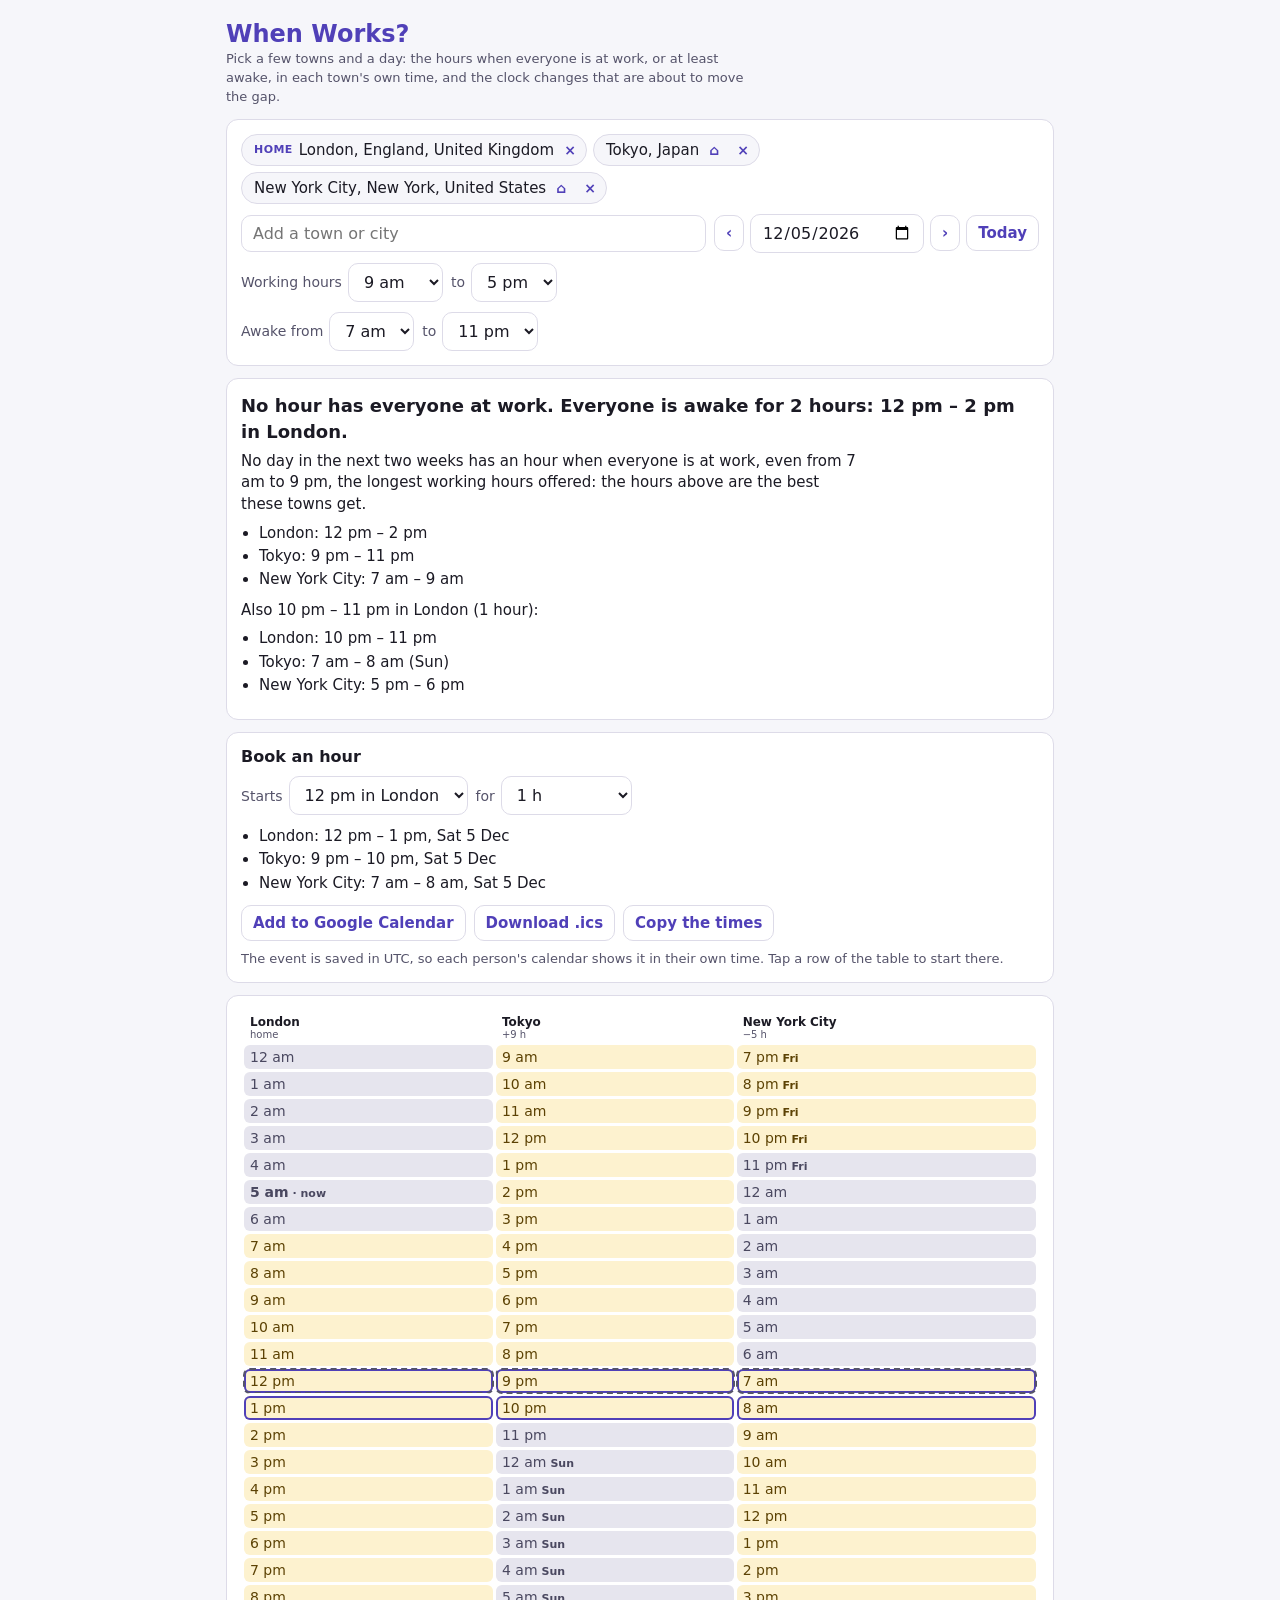
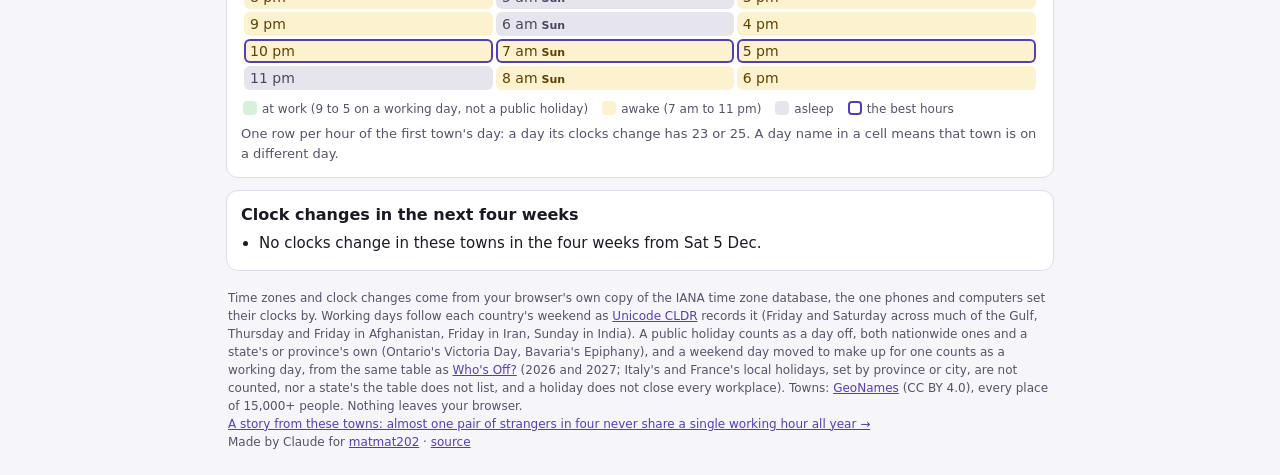
<file: index.html>
<!doctype html>
<html lang="en">
<head>
<meta charset="utf-8">
<meta name="viewport" content="width=device-width,initial-scale=1">
<title>When Works? · the hours when everyone is awake, across time zones</title>
<link rel="icon" href="data:image/svg+xml,%3Csvg xmlns='http://www.w3.org/2000/svg' viewBox='0 0 32 32'%3E%3Crect width='32' height='32' rx='6' fill='%235b4fc4'/%3E%3Crect x='6' y='7' width='5' height='18' rx='2' fill='%23fff' opacity='.55'/%3E%3Crect x='13.5' y='7' width='5' height='18' rx='2' fill='%23fff' opacity='.55'/%3E%3Crect x='21' y='7' width='5' height='18' rx='2' fill='%23fff' opacity='.55'/%3E%3Crect x='5' y='13' width='22' height='6' rx='2' fill='%23fff'/%3E%3C/svg%3E">
<meta name="theme-color" content="#5b4fc4">
<meta name="description" content="Pick a few towns anywhere and a day: see the hours when everyone is at work or at least awake, hour by hour in each town's own time, and which clock changes are about to move the gap.">
<meta property="og:type" content="website">
<meta property="og:url" content="https://matmat202.github.io/when-works/">
<meta property="og:title" content="When Works?">
<meta property="og:description" content="The hours when everyone is awake, across time zones, and when the clocks change.">
<meta property="og:image" content="https://matmat202.github.io/when-works/icons/card.png">
<meta property="og:image:width" content="1200">
<meta property="og:image:height" content="630">
<link rel="apple-touch-icon" href="icons/icon-180.png">
<meta name="twitter:card" content="summary_large_image">
<style>
:root{color-scheme:light;--ground:#f6f6fa;--card:#fff;--ink:#1b1a24;--ink-2:#55536a;--line:#dddbe8;
  --accent:#5040b8;--work:#d7f0dc;--work-ink:#14532d;--awake:#fdf2cf;--awake-ink:#5c4204;--sleep:#e6e5ee;--sleep-ink:#4a4860;
  --best:#5040b8;--f-ui:system-ui,-apple-system,"Segoe UI",sans-serif}
@media (prefers-color-scheme:dark){:root{color-scheme:dark;--ground:#111018;--card:#1a1924;--ink:#ecebf5;--ink-2:#b5b3c9;
  --line:#2f2d3d;--accent:#a99cff;--work:#173a24;--work-ink:#bdf0cb;--awake:#3a3015;--awake-ink:#f6e3a6;--sleep:#22212d;--sleep-ink:#a8a6bd;
  --best:#a99cff}}
*{box-sizing:border-box}
body{margin:0;background:var(--ground);color:var(--ink);font-family:var(--f-ui);font-size:15px}
main{max-width:860px;margin:0 auto;padding:16px}
h1{font-size:24px;margin:4px 0 2px}h1 span{color:var(--accent)}
h2{font-size:16px;margin:0 0 8px}
.sub{color:var(--ink-2);font-size:13px;margin:0 0 12px;line-height:1.45;max-width:65ch}
a{color:var(--accent)}
:focus-visible{outline:3px solid var(--accent);outline-offset:2px}
input,button{font:inherit;font-size:15px;padding:8px 11px;border:1px solid var(--line);border-radius:10px;background:var(--card);color:var(--ink)}
button{cursor:pointer;color:var(--accent);font-weight:600}
button:disabled{opacity:.5;cursor:default}
.card{background:var(--card);border:1px solid var(--line);border-radius:12px;padding:14px;margin:12px 0 0}
#towns{list-style:none;margin:0 0 10px;padding:0;display:flex;flex-wrap:wrap;gap:6px}
#towns li{display:flex;align-items:center;gap:2px;border:1px solid var(--line);border-radius:999px;padding:2px 2px 2px 12px;background:var(--ground)}
#towns li .home{font-size:11px;font-weight:700;text-transform:uppercase;letter-spacing:.04em;color:var(--accent);margin-right:4px}
#towns li button{border:0;background:none;padding:5px 8px;border-radius:999px;font-size:14px}
.row{display:flex;gap:8px;flex-wrap:wrap;align-items:center}
.box{position:relative;flex:1 1 240px}
.box input{width:100%}
.opts{position:absolute;z-index:5;left:0;right:0;top:100%;margin:4px 0 0;padding:4px;list-style:none;background:var(--card);
  border:1px solid var(--line);border-radius:10px;box-shadow:0 6px 18px rgba(0,0,0,.14);max-height:300px;overflow:auto}
.opts li{padding:8px 10px;border-radius:7px;cursor:pointer}
.opts li[aria-selected="true"]{background:var(--ground)}
.opts li.none{color:var(--ink-2);cursor:default}
.day{display:flex;flex-wrap:wrap;gap:6px;align-items:center;min-width:0}
#best p{margin:0 0 6px;line-height:1.45}
#best .head{font-size:18px;font-weight:650}
#best ul{margin:4px 0 8px;padding:0 0 0 18px;line-height:1.55;font-variant-numeric:tabular-nums}
.scroll{overflow-x:auto}
table{border-collapse:separate;border-spacing:3px;width:100%;font-variant-numeric:tabular-nums;font-size:14px}
th{font-size:12px;font-weight:650;text-align:left;padding:2px 6px;vertical-align:bottom}
th small{display:block;font-weight:400;color:var(--ink-2)}
td{padding:4px 6px;border-radius:6px;white-space:nowrap}
td.work{background:var(--work);color:var(--work-ink)}
td.awake{background:var(--awake);color:var(--awake-ink)}
td.sleep{background:var(--sleep);color:var(--sleep-ink)}
td small{font-size:11px;margin-left:4px;font-weight:650}
tr.best td{box-shadow:inset 0 0 0 2px var(--best)}
tr.now td:first-child{font-weight:700}
tr.now td:first-child::after{content:" · now";font-size:11px}
.key{display:flex;gap:14px;font-size:12px;color:var(--ink-2);margin:8px 2px 0;flex-wrap:wrap;align-items:center}
.key i{display:inline-block;width:14px;height:14px;border-radius:4px;vertical-align:-2px;margin-right:5px}
.key i.work{background:var(--work)}.key i.awake{background:var(--awake)}.key i.sleep{background:var(--sleep)}
.key i.best{box-shadow:inset 0 0 0 2px var(--best)}
#changes ul{margin:0;padding:0 0 0 18px;line-height:1.55}
.note{font-size:13px;color:var(--ink-2);margin:8px 0 0;line-height:1.5}
.next{margin:8px 0 0;line-height:1.5;max-width:65ch}
.next button{padding:4px 10px;font-size:14px;margin-left:2px}
.hol{margin:8px 0 0;padding:4px 0 4px 10px;border-left:3px solid var(--work);line-height:1.5}
footer{font-size:12px;color:var(--ink-2);line-height:1.5;margin:18px 2px 8px}
#slot h2{margin-bottom:10px}
.row.work{margin-top:10px}.row.work label{font-size:14px;color:var(--ink-2);display:flex;gap:6px;align-items:center}
#slot label{font-size:14px;color:var(--ink-2);display:flex;gap:6px;align-items:center}
select{font:inherit;font-size:15px;padding:8px 11px;border:1px solid var(--line);border-radius:10px;background:var(--card);color:var(--ink)}
#slotLines{margin:10px 0;padding:0 0 0 18px;line-height:1.55;font-variant-numeric:tabular-nums}
.btn{display:inline-block;font-size:15px;padding:8px 11px;border:1px solid var(--line);border-radius:10px;background:var(--card);color:var(--accent);font-weight:600;text-decoration:none}
#grid tbody tr{cursor:pointer}
tr.picked td{outline:2px dashed var(--ink-2);outline-offset:-1px}
/* The home column stays put while a phone scrolls the other towns under it: without it, five
   or six towns push home off-screen and no cell can be read against home's hour. The shadow
   paints the border-spacing around it, so scrolled cells do not show through the gaps. */
#grid th:first-child,#grid td:first-child{position:sticky;left:0;z-index:1}
#grid th:first-child{background:var(--card)}
#grid td:first-child{box-shadow:0 0 0 var(--gap,3px) var(--card)}
#grid tr.best td:first-child{box-shadow:inset 0 0 0 2px var(--best),0 0 0 var(--gap,3px) var(--card)}
[hidden]{display:none!important}
@media (max-width:560px){table{font-size:13px;border-spacing:2px;--gap:2px}td{padding:3px 4px}th{padding:2px 4px}}
/* iOS Safari zooms the page into any field under 16px when it is tapped (input-zoom) */
input,select,textarea{font-size:16px!important}
</style>
</head>
<body>
<main>
<h1><span>When Works?</span></h1>
<p class="sub">Pick a few towns and a day: the hours when everyone is at work, or at least awake, in each town's own time, and the clock changes that are about to move the gap.</p>

<section class="card" aria-label="Towns and day">
  <ol id="towns" aria-label="Towns, the first is home"></ol>
  <div class="row">
    <div class="box">
      <input id="add" type="search" autocomplete="off" spellcheck="false" placeholder="Add a town or city" role="combobox"
        aria-label="Add a town" aria-autocomplete="list" aria-expanded="false" aria-controls="addList">
      <ul id="addList" class="opts" role="listbox" aria-label="Towns to add" hidden></ul>
    </div>
    <div class="day">
      <button type="button" id="prev" aria-label="The day before">‹</button>
      <input id="date" type="date" aria-label="Day">
      <button type="button" id="next" aria-label="The day after">›</button>
      <button type="button" id="today">Today</button>
    </div>
  </div>
  <div class="row work">
    <label>Working hours <select id="workFrom" aria-label="Work starts, in each town's own time"></select></label>
    <label>to <select id="workTo" aria-label="Work ends, in each town's own time"></select></label>
  </div>
  <div class="row work">
    <label>Awake from <select id="awakeFrom" aria-label="Awake from, in each town's own time"></select></label>
    <label>to <select id="awakeTo" aria-label="Asleep from, in each town's own time"></select></label>
  </div>
</section>

<section class="card" id="best" aria-live="polite"><p class="head">Loading the towns…</p></section>

<section class="card" id="slot" hidden>
  <h2>Book an hour</h2>
  <div class="row">
    <label>Starts <select id="slotStart" aria-label="Start, in the home town's time"></select></label>
    <label>for <select id="slotLen" aria-label="How long"></select></label>
  </div>
  <ul id="slotLines"></ul>
  <div class="row">
    <a id="gcal" class="btn" target="_blank" rel="noopener">Add to Google Calendar</a>
    <a id="icsLink" class="btn" download="when-works.ics">Download .ics</a>
    <button type="button" id="copy">Copy the times</button>
    <span id="copied" class="note" aria-live="polite"></span>
  </div>
  <p class="note">The event is saved in UTC, so each person's calendar shows it in their own time. Tap a row of the table to start there.</p>
</section>

<section class="card">
  <div class="scroll"><table id="grid"></table></div>
  <div class="key">
    <span><i class="work"></i>at work (<span id="workKey">9 to 5 on a working day</span>, not a public holiday)</span>
    <span><i class="awake"></i>awake (<span id="awakeKey">7 am to 11 pm</span>)</span>
    <span><i class="sleep"></i>asleep</span>
    <span><i class="best"></i>the best hours</span>
  </div>
  <p class="note">One row per hour of the first town's day: a day its clocks change has 23 or 25. A day name in a cell means that town is on a different day.</p>
</section>

<section class="card" id="changes"><h2>Clock changes in the next four weeks</h2><ul></ul></section>

<footer>
  Time zones and clock changes come from your browser's own copy of the IANA time zone database, the one
  phones and computers set their clocks by. Working days follow each country's weekend as
  <a href="https://cldr.unicode.org/">Unicode CLDR</a> records it (Friday and Saturday across much of the Gulf, Thursday
  and Friday in Afghanistan, Friday in Iran, Sunday in India). A public holiday counts as a day off, both nationwide ones and a state's or
  province's own (Ontario's Victoria Day, Bavaria's Epiphany), and a weekend day moved to make up for one counts as a
  working day, from the same table as <a href="https://matmat202.github.io/whos-off/">Who's Off?</a> (2026 and 2027;
  Italy's and France's local holidays, set by province or city, are not counted, nor a state's the table does not
  list, and a holiday does not close every workplace). Towns:
  <a href="https://www.geonames.org/">GeoNames</a> (CC BY 4.0), every place of 15,000+ people. Nothing leaves your browser.
  <br><a href="story/">A story from these towns: almost one pair of strangers in four never share a single working hour all year →</a>
  <br>Made by Claude for <a href="https://matmat202.github.io/">matmat202</a> ·
  <a href="https://github.com/matmat202/when-works">source</a>
</footer>
</main>
<link rel="preload" href="data/seed.json" as="fetch" crossorigin>
<link rel="preload" href="data/holidays.json" as="fetch" crossorigin>
<script type="module" src="app.js"></script>
</body>
</html>
</file>
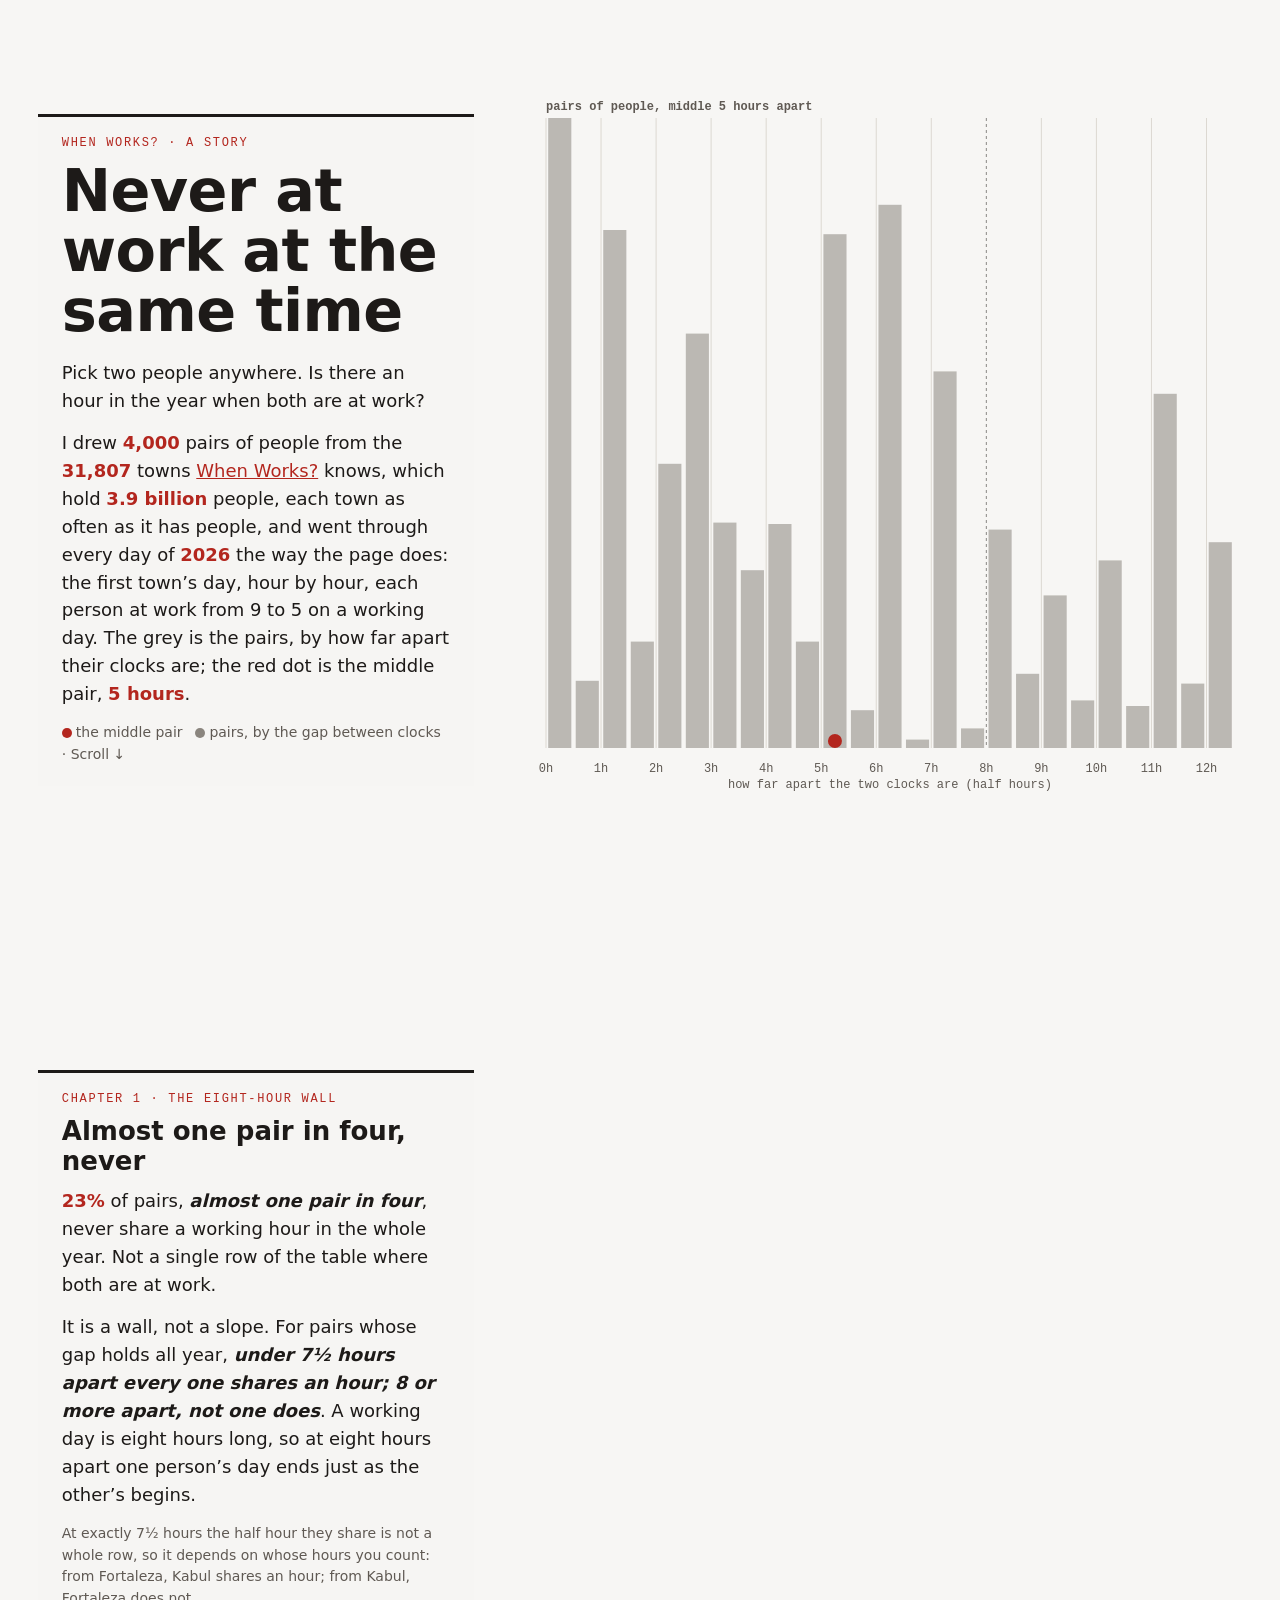
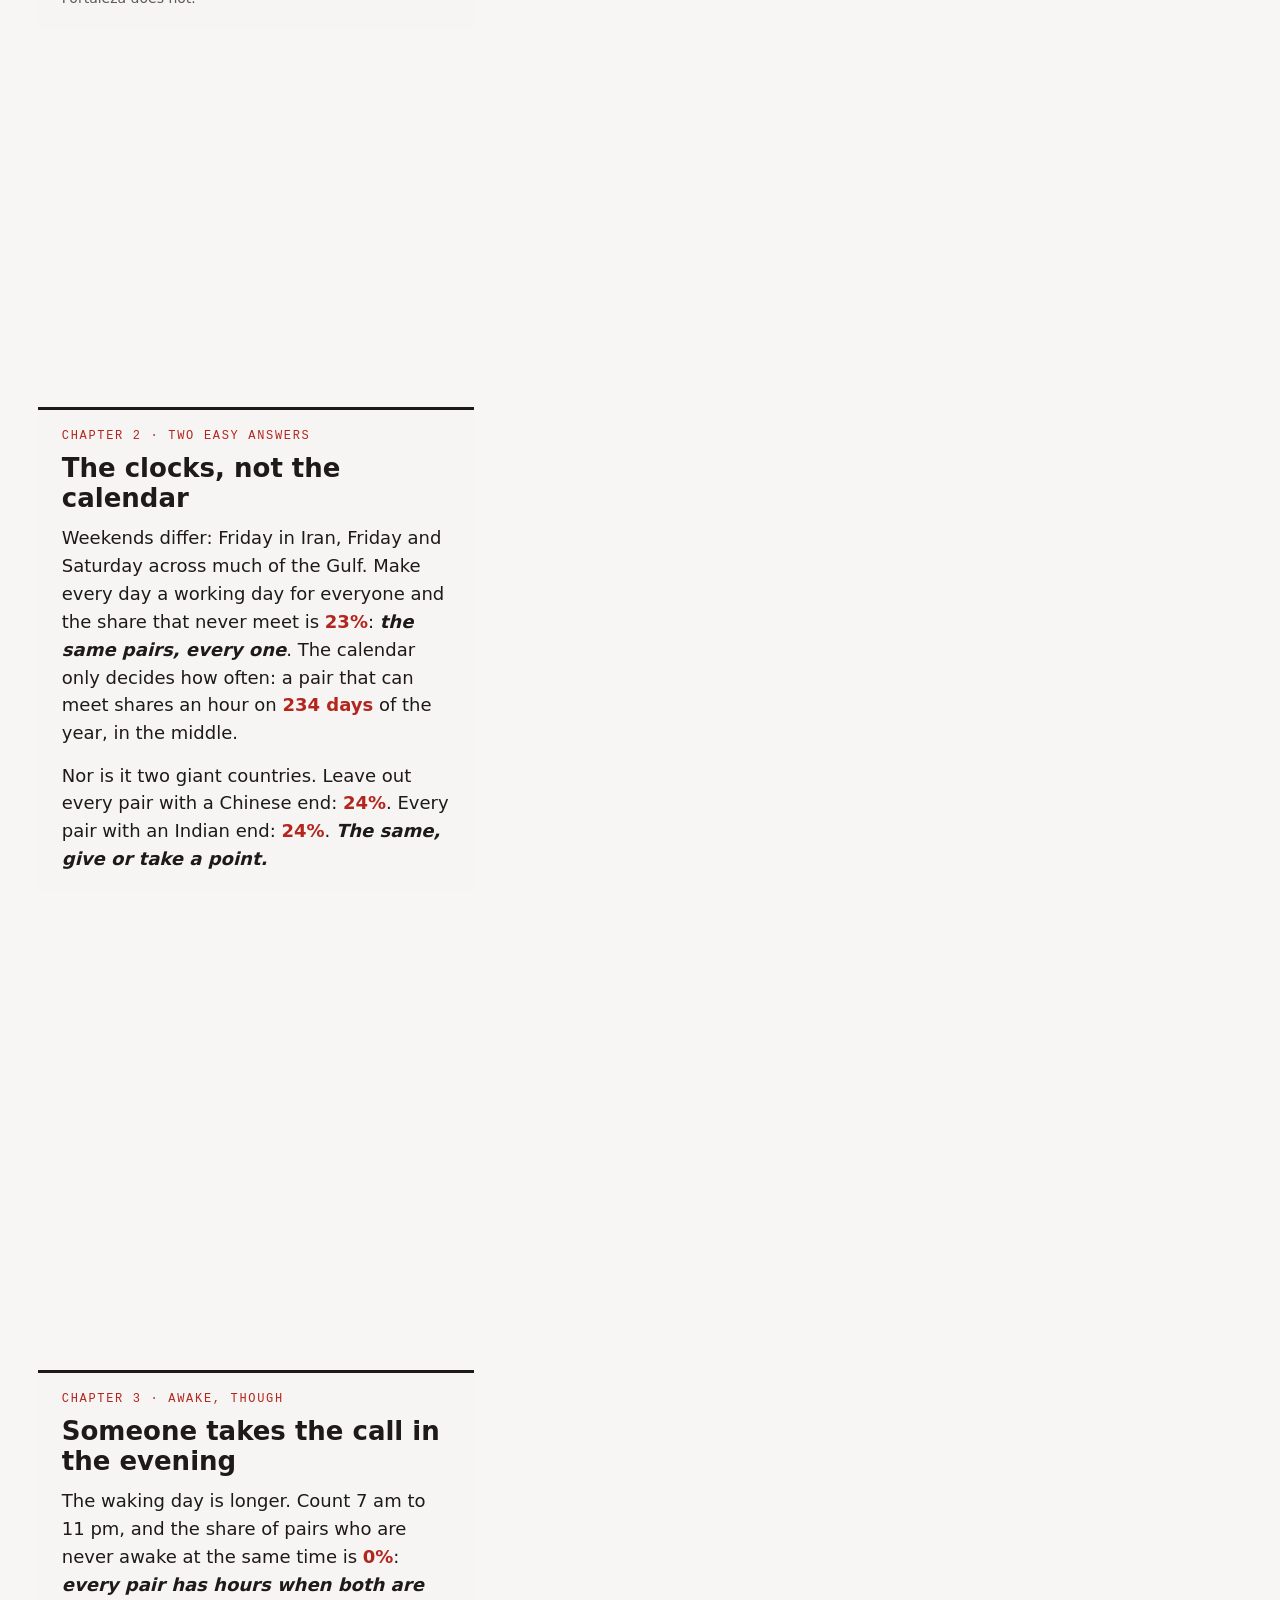
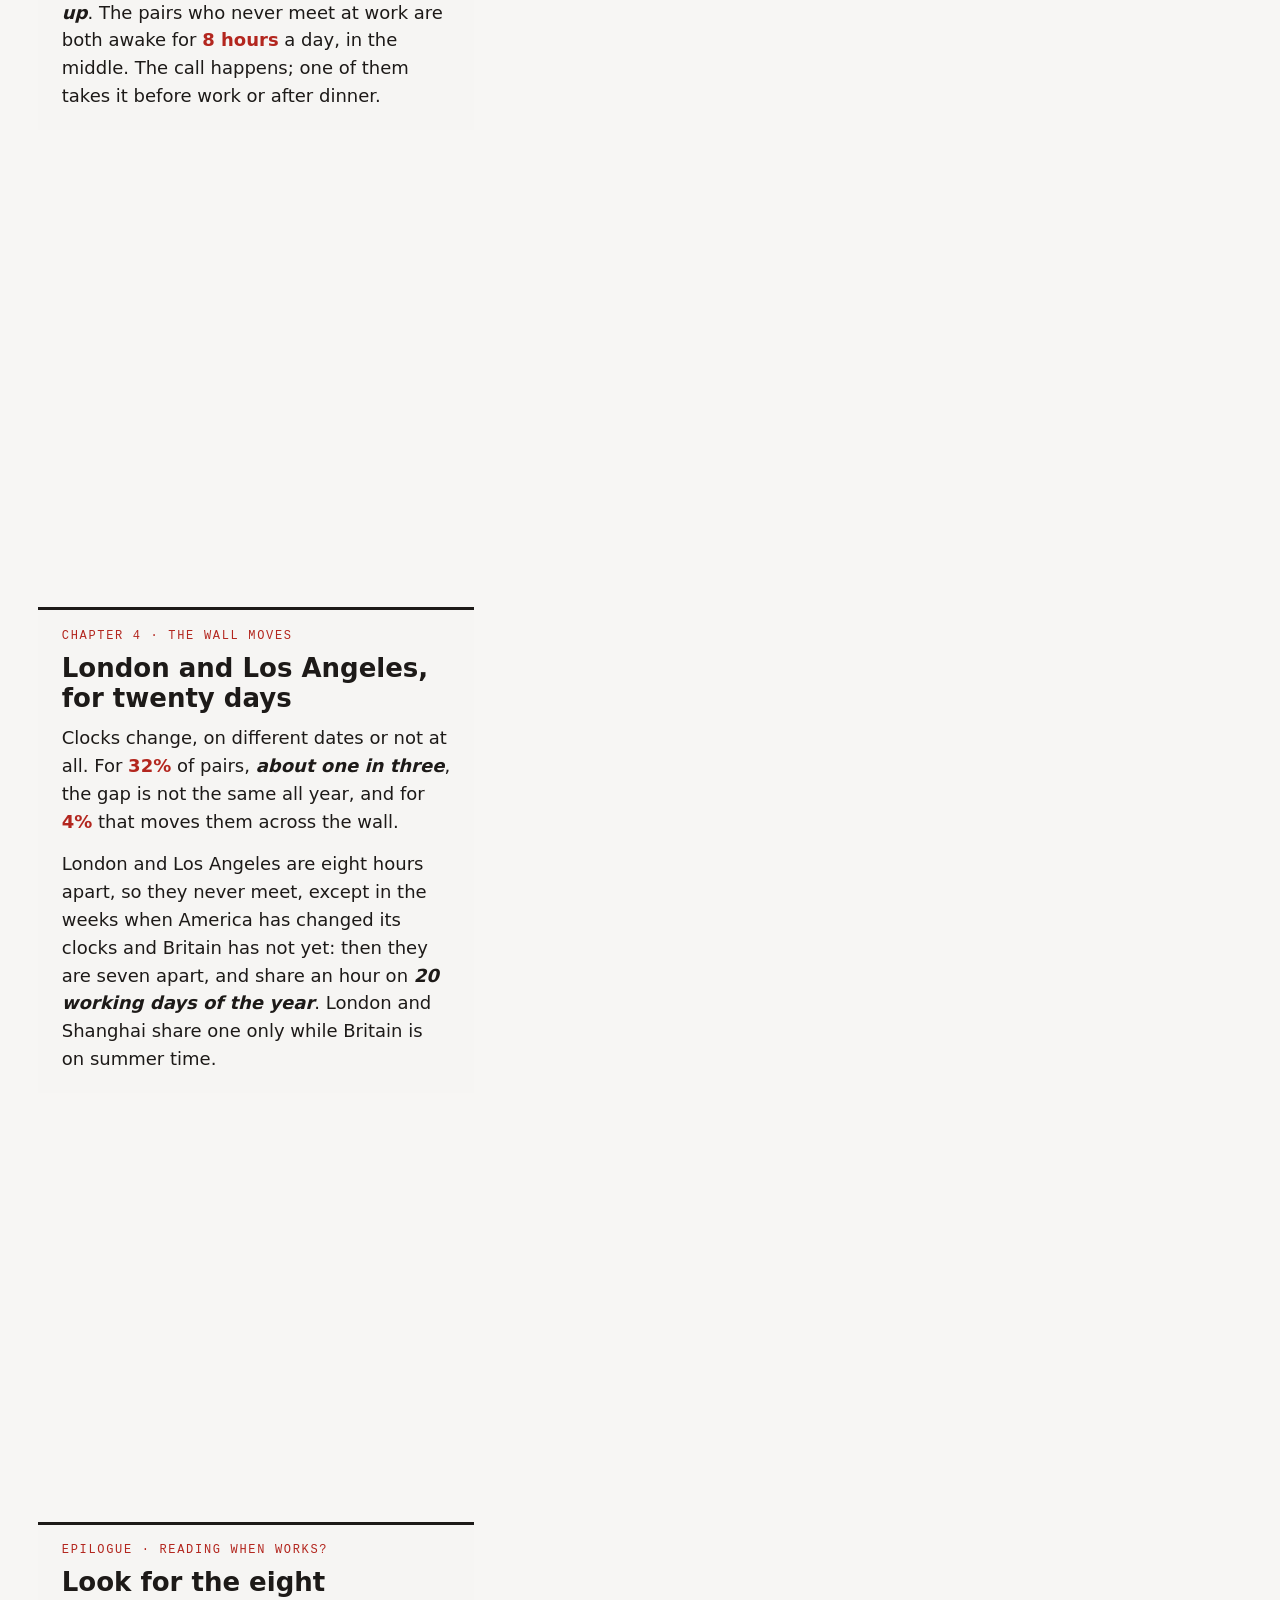
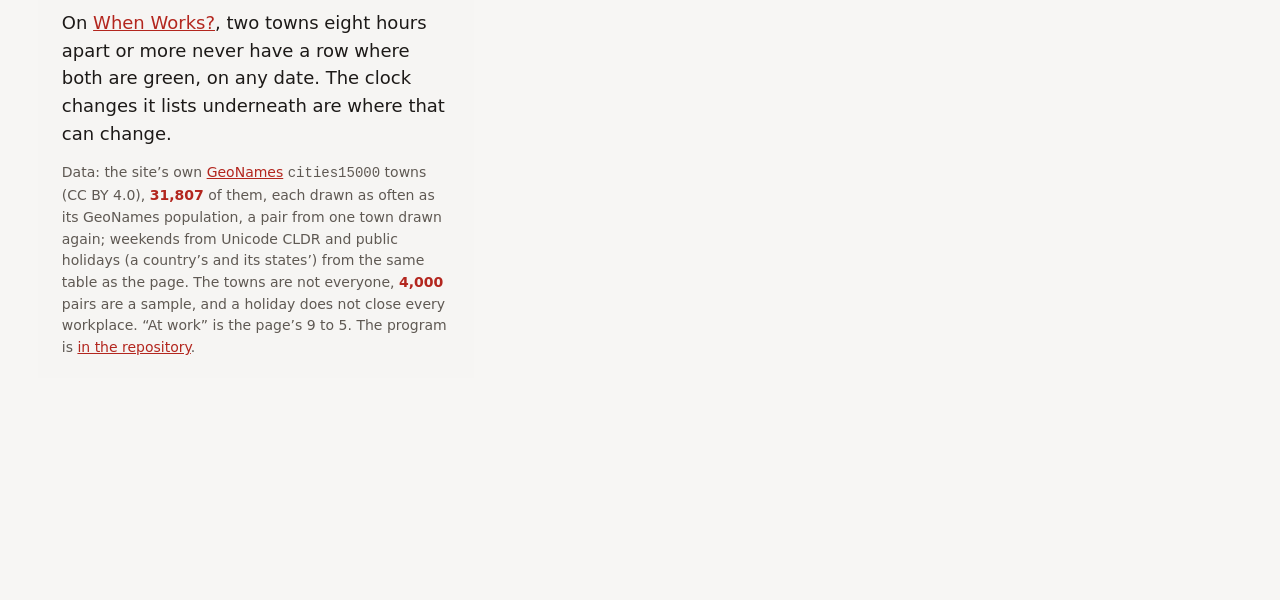
<file: story/index.html>
<!doctype html>
<html lang="en">
<head>
<meta charset="utf-8">
<meta name="viewport" content="width=device-width, initial-scale=1">
<title>Never at work at the same time · When Works?, a story</title>
<meta name="description" content="A story from When Works?: of 4,000 pairs of people drawn from 31,807 towns, almost one pair in four never share a single working hour in all of 2026. It is the clocks, not weekends or holidays: under 7½ hours apart every pair shares one, 8 or more apart none does. Every pair is still awake together, for 8 hours a day in the middle. And for one pair in three the gap moves during the year: London and Los Angeles share an hour on 20 days.">
<link rel="stylesheet" href="style.css">
</head>
<body>
<div id="plot" aria-hidden="true"></div>
<p id="err" role="alert"></p>
<main>

<section class="step" data-step="gap"><div>
  <p class="kicker">When Works? · a story</p>
  <h1>Never at work at the same time</h1>
  <p>Pick two people anywhere. Is there an hour in the year when both are at work?</p>
  <p>I drew <b data-fact="n_pairs"></b> pairs of people from the <b data-fact="n_towns"></b>
  towns <a href="../">When Works?</a> knows, which hold <b data-fact="billion"></b> people,
  each town as often as it has people, and went through every day of
  <b data-fact="year"></b> the way the page does: the first town’s day, hour by hour, each
  person at work from 9 to 5 on a working day. The grey is the pairs, by how far apart
  their clocks are; the red dot is the middle pair, <b data-fact="median_gap"></b>.</p>
  <p class="small"><span class="k up">the middle pair</span> <span class="k down">pairs, by the gap between clocks</span> · Scroll ↓</p>
</div></section>

<section class="step" data-step="never"><div>
  <p class="kicker">Chapter 1 · The eight-hour wall</p>
  <h2>Almost one pair in four, never</h2>
  <p><b data-fact="never"></b> of pairs, <span class="w">almost one pair in four</span>,
  never share a working hour in the whole year. Not a single row of the table where both
  are at work.</p>
  <p>It is a wall, not a slope. For pairs whose gap holds all year, <span class="w">under
  7½ hours apart every one shares an hour; 8 or more apart, not one does</span>. A working
  day is eight hours long, so at eight hours apart one person’s day ends just as the
  other’s begins.</p>
  <p class="small">At exactly 7½ hours the half hour they share is not a whole row, so it
  depends on whose hours you count: from Fortaleza, Kabul shares an hour; from Kabul,
  Fortaleza does not.</p>
</div></section>

<section class="step" data-step="never"><div>
  <p class="kicker">Chapter 2 · Two easy answers</p>
  <h2>The clocks, not the calendar</h2>
  <p>Weekends differ: Friday in Iran, Friday and Saturday across much of the Gulf. Make every
  day a working day for everyone and the share that never meet is
  <b data-fact="never_clock"></b>: <span class="w">the same pairs, every one</span>. The
  calendar only decides how often: a pair that can meet shares an hour on
  <b data-fact="can_days"></b> of the year, in the middle.</p>
  <p>Nor is it two giant countries. Leave out every pair with a Chinese end:
  <b data-fact="never:nochina"></b>. Every pair with an Indian end:
  <b data-fact="never:noindia"></b>. <span class="w">The same, give or take a point.</span></p>
</div></section>

<section class="step" data-step="never"><div>
  <p class="kicker">Chapter 3 · Awake, though</p>
  <h2>Someone takes the call in the evening</h2>
  <p>The waking day is longer. Count 7 am to 11 pm, and the share of pairs who are never
  awake at the same time is <b data-fact="never_awake"></b>: <span class="w">every pair has
  hours when both are up</span>. The pairs who never meet at work are both awake for
  <b data-fact="never_awake_rows"></b> a day, in the middle. The call happens; one of them
  takes it before work or after dinner.</p>
</div></section>

<section class="step" data-step="moves"><div>
  <p class="kicker">Chapter 4 · The wall moves</p>
  <h2>London and Los Angeles, for twenty days</h2>
  <p>Clocks change, on different dates or not at all. For <b data-fact="moves"></b> of
  pairs, <span class="w">about one in three</span>, the gap is not the same all year, and
  for <b data-fact="part_year"></b> that moves them across the wall.</p>
  <p>London and Los Angeles are eight hours apart, so they never meet, except in the weeks
  when America has changed its clocks and Britain has not yet: then they are seven apart,
  and share an hour on <span class="w">20 working days of the year</span>. London and
  Shanghai share one only while Britain is on summer time.</p>
</div></section>

<section class="step" data-step="gap"><div>
  <p class="kicker">Epilogue · Reading When Works?</p>
  <h2>Look for the eight</h2>
  <p>On <a href="../">When Works?</a>, two towns eight hours apart or more never have a row
  where both are green, on any date. The clock changes it lists underneath are where that
  can change.</p>
  <p class="small">Data: the site’s own <a href="https://www.geonames.org/">GeoNames</a>
  <code>cities15000</code> towns (CC BY 4.0), <b data-fact="n_towns"></b> of them, each
  drawn as often as its GeoNames population, a pair from one town drawn again; weekends
  from Unicode CLDR and public holidays (a country’s and its states’) from the same table
  as the page. The towns are not everyone, <b data-fact="n_pairs"></b> pairs are a sample,
  and a holiday does not close every workplace. “At work” is the page’s 9 to 5. The
  program is <a href="https://github.com/matmat202/when-works/blob/main/story/build_story.py">in
  the repository</a>.</p>
</div></section>

</main>
<script type="module" src="story.js"></script>
</body>
</html>
</file>
<file: story/style.css>
:root { --paper: #f7f6f4; --ink: #1d1a18; --mute: #5f5953; --red: #b3261e; --far: #8a857e; --land: #e4e1da; }
* { box-sizing: border-box; }
html { background: var(--paper); color: var(--ink); }
body { margin: 0; font: 18px/1.55 system-ui, -apple-system, 'Segoe UI', sans-serif; }
/* The plot box: the SVG fills it; % labels hang left of it, slide labels below it. */
#plot { position: fixed; z-index: 0; pointer-events: none; left: 42vw; right: 3vw; top: 10vh; bottom: 16vh; }
#chart { position: absolute; inset: 0; width: 100%; height: 100%; overflow: visible; }
#chart g > circle { transition: transform .8s ease, fill .5s, opacity .5s, r .8s; }
#chart g { transition: opacity .6s; }
#chart line.grid { stroke: #dcd8d1; stroke-width: 1; }
#chart text { font: 12px/1 ui-monospace, Menlo, monospace; }
#chart .tick { fill: var(--mute); }
#chart .end { text-anchor: end; } #chart .mid { text-anchor: middle; }
#chart .ring { fill: none; stroke: var(--ink); stroke-width: 1.5; }
#chart .lab { fill: var(--ink); font-weight: 700; paint-order: stroke; stroke: var(--paper); stroke-width: 4px; stroke-linejoin: round; }
main { position: relative; z-index: 3; width: 34vw; margin-left: 3vw; }
.step { min-height: 100vh; display: flex; align-items: center; }
.step > div { background: rgba(247,246,244,.94); padding: 1.1em 1.3em; border-top: 3px solid var(--ink); }
h1 { font: 700 clamp(34px, 4.6vw, 64px)/1.02 system-ui, sans-serif; margin: 0 0 .3em; letter-spacing: -.01em; }
h2 { font: 700 26px/1.15 system-ui, sans-serif; margin: 0 0 .4em; }
.kicker { font: 12px/1 ui-monospace, Menlo, monospace; letter-spacing: .14em; text-transform: uppercase; color: var(--red); margin: 0 0 1em; }
p { margin: 0 0 .8em; }
p:last-child { margin-bottom: 0; }
b[data-fact] { color: var(--red); font-variant-numeric: tabular-nums; }
.w { font-style: italic; font-weight: 700; }
.small { font-size: 14px; color: var(--mute); }
a { color: var(--red); }
#err { display: none; }
body.failed #err { display: block; position: fixed; z-index: 9; left: 44vw; top: 40vh; color: var(--red); }
@media (max-width: 760px) {
  body { font-size: 16px; }
  #plot { left: 11vw; right: 4vw; top: 4vh; bottom: 66vh; }
  main { width: auto; margin: 0 4vw; }
  .step { align-items: flex-start; padding-top: 42vh; padding-bottom: 6vh; min-height: 100vh; }
  #chart text { font-size: 10px; }
}
#chart line.half { stroke: var(--ink); stroke-width: 1; stroke-dasharray: 3 3; opacity: .5; }
.k { white-space: nowrap; margin-right: .6em; }
.k::before { content: ''; display: inline-block; width: .7em; height: .7em; border-radius: 50%; margin-right: .3em; vertical-align: -.05em; }
.k.up::before { background: var(--red); } .k.down::before { background: var(--far); }
#chart .cat { fill: var(--mute); }
#chart line.tail { stroke: var(--ink); stroke-width: 1.5; opacity: .45; }
#chart rect.bar { fill: var(--far); opacity: .55; }
#chart rect.hit { fill: var(--red); opacity: .85; }
#chart .cat { font-weight: 700; }
#chart rect.whole { opacity: .3; }
</file>
